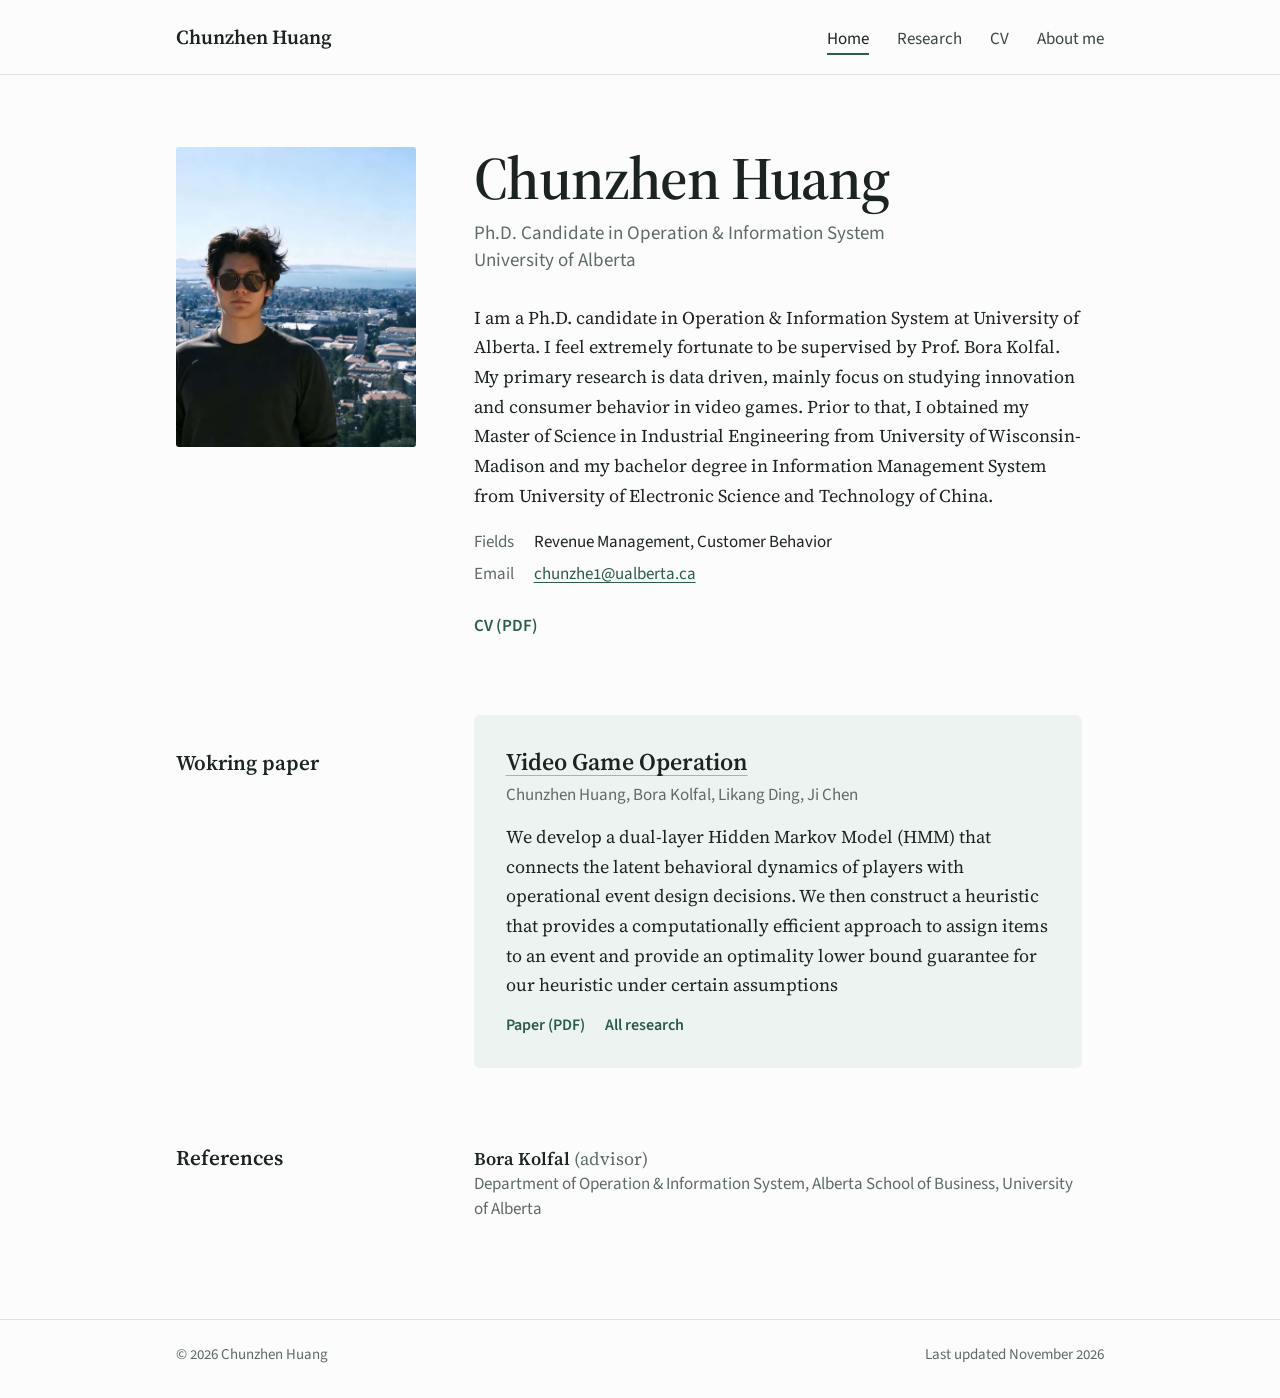
<file: index.html>
<!doctype html>
<html lang="en">
<head>
  <meta charset="utf-8">
  <meta name="viewport" content="width=device-width, initial-scale=1">
  <title>Chunzhen Huang</title>
  <meta name="description" content="Chunzhen Huang, Ph.D. candidate in Operation and Information System at University of Alberta: research, CV and contact details.">
  <link rel="preconnect" href="https://fonts.googleapis.com">
  <link rel="preconnect" href="https://fonts.gstatic.com" crossorigin>
  <link rel="stylesheet" href="https://fonts.googleapis.com/css2?family=Source+Sans+3:wght@400..600&family=Source+Serif+4:ital,opsz,wght@0,8..60,400..700;1,8..60,400..700&display=swap">
  <link rel="stylesheet" href="style.css">
</head>
<body>
  <a class="skip-link" href="#main">Skip to content</a>

  <header class="site-header">
    <div class="wrap">
      <a class="site-name" href="index.html">Chunzhen Huang</a>
      <nav aria-label="Main">
        <ul class="nav-list">
          <li><a href="index.html" aria-current="page">Home</a></li>
          <li><a href="research.html">Research</a></li>
          <li><a href="cv.html">CV</a></li>
          <li><a href="about.html">About me</a></li>
        </ul>
      </nav>
    </div>
  </header>

  <main id="main" class="wrap">

    <!-- Introduction. To change the photo, upload your own picture as images/photo.jpg. -->
    <section class="row hero" aria-labelledby="name">
      <img class="portrait" src="photo.jpg" alt="Portrait of Your Name" width="900" height="600">
      <div class="row-body hero-text">
        <h1 id="name" class="hero-name">Chunzhen Huang</h1>
        <p class="hero-role">Ph.D. Candidate in Operation & Information System<br>University of Alberta</p>
        <p class="hero-intro">I am a Ph.D. candidate in Operation & Information System at University of Alberta. I feel extremely fortunate to be supervised by Prof. Bora Kolfal. My primary research is data driven, mainly focus on studying innovation and consumer behavior in video games. Prior to that, I obtained my Master of Science in Industrial Engineering from University of Wisconsin-Madison and my bachelor degree in Information Management System from University of Electronic Science and Technology of China. </p>
        <!--<p class="hero-market">I am on the 2027–2028 academic job market.</p>-->
        <dl class="facts">
          <div>
            <dt>Fields</dt>
            <dd>Revenue Management, Customer Behavior</dd>
          </div>
          <div>
            <dt>Email</dt>
            <dd><a href="mailto:your.email@university.edu">chunzhe1@ualberta.ca</a></dd>
          </div>
        </dl>
        <ul class="links">
          <li><a href="files/cv.pdf" target="_blank" rel="noopener">CV (PDF)</a></li>
          <!--<li><a href="files/jmp.pdf" target="_blank" rel="noopener">Job market paper</a></li>
          <li><a href="https://scholar.google.com/">Google Scholar</a></li>
          <li><a href="https://github.com/">GitHub</a></li>-->
        </ul>
      </div>
    </section>

    <!-- Job market paper. The same title and abstract appear on research.html, so update both. -->
    <section class="row" aria-labelledby="jmp">
      <h2 id="jmp" class="row-label">Wokring paper</h2>
      <div class="row-body">
        <article class="paper panel">
          <h3 class="paper-title"><a href="files/jmp.pdf" target="_blank" rel="noopener">Video Game Operation</a></h3>
          <p class="paper-meta">Chunzhen Huang, Bora Kolfal, Likang Ding, Ji Chen</p>
          <p class="paper-abstract">We develop a dual-layer Hidden Markov Model (HMM) that connects the latent behavioral dynamics of players with operational event design decisions. We then construct a heuristic that provides a computationally efficient approach to assign items to an event and provide an optimality lower bound guarantee for our heuristic under certain assumptions</p>
          <ul class="links links--small">
            <li><a href="files/jmp.pdf" target="_blank" rel="noopener">Paper (PDF)</a></li>
            <li><a href="research.html">All research</a></li>
          </ul>
        </article>
      </div>
    </section>

    <!-- References: your letter writers. Copy one <li> block to add a person. -->
    <section class="row" aria-labelledby="references">
      <h2 id="references" class="row-label">References</h2>
      <div class="row-body">
        <ul class="refs">
          <li>
            <p class="ref-name">Bora Kolfal <span class="ref-role">(advisor)</span></p>
            <p class="ref-detail">Department of Operation & Information System, Alberta School of Business, University of Alberta</p>
            <!--<p class="ref-detail"><a href="mailto:advisor@university.edu">advisor@university.edu</a></p>
          </li>
          <li>
            <p class="ref-name">Professor Name</p>
            <p class="ref-detail">Department of Economics, Your University</p>
            <p class="ref-detail"><a href="mailto:professor@university.edu">professor@university.edu</a></p>
          </li>
          <li>
            <p class="ref-name">Professor Name</p>
            <p class="ref-detail">Department of Economics, Other University</p>
            <p class="ref-detail"><a href="mailto:professor@otheruniversity.edu">professor@otheruniversity.edu</a></p>-->
          </li>
        </ul>
      </div>
    </section>

  </main>

  <footer class="site-footer">
    <div class="wrap">
      <p>© 2026 Chunzhen Huang</p>
      <p>Last updated November 2026</p>
    </div>
  </footer>
</body>
</html>
</file>
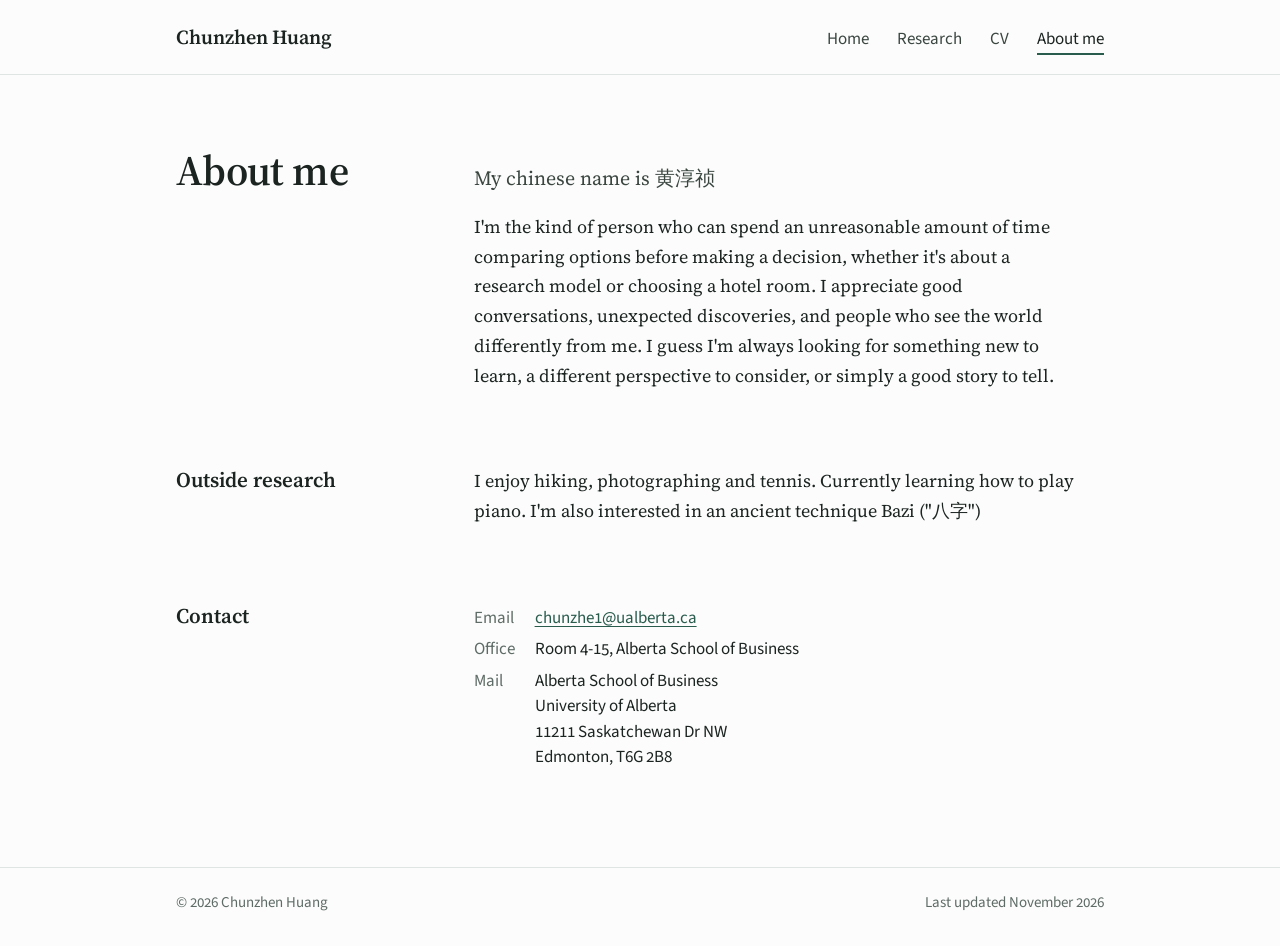
<file: about.html>
<!doctype html>
<html lang="en">
<head>
  <meta charset="utf-8">
  <meta name="viewport" content="width=device-width, initial-scale=1">
  <title>About me | Chunzhen Huang</title>
  <meta name="description" content="About Your Name: background, interests and contact details.">
  <link rel="preconnect" href="https://fonts.googleapis.com">
  <link rel="preconnect" href="https://fonts.gstatic.com" crossorigin>
  <link rel="stylesheet" href="https://fonts.googleapis.com/css2?family=Source+Sans+3:wght@400..600&family=Source+Serif+4:ital,opsz,wght@0,8..60,400..700;1,8..60,400..700&display=swap">
  <link rel="stylesheet" href="style.css">
</head>
<body>
  <a class="skip-link" href="#main">Skip to content</a>

  <header class="site-header">
    <div class="wrap">
      <a class="site-name" href="index.html">Chunzhen Huang</a>
      <nav aria-label="Main">
        <ul class="nav-list">
          <li><a href="index.html">Home</a></li>
          <li><a href="research.html">Research</a></li>
          <li><a href="cv.html">CV</a></li>
          <li><a href="about.html" aria-current="page">About me</a></li>
        </ul>
      </nav>
    </div>
  </header>

  <main id="main" class="wrap">

    <div class="row page-head">
      <h1 class="row-label page-title">About me</h1>
      <div class="row-body prose">
        <p class="lead">My chinese name is 黄淳祯</p>
        <p>I'm the kind of person who can spend an unreasonable amount of time comparing options before making a decision, whether it's about a research model or choosing a hotel room. I appreciate good conversations, unexpected discoveries, and people who see the world differently from me. I guess I'm always looking for something new to learn, a different perspective to consider, or simply a good story to tell.</p>
      </div>
    </div>

    <!-- Optional. Delete this whole <section> if you prefer not to include it. -->
    <section class="row" aria-labelledby="outside">
      <h2 id="outside" class="row-label">Outside research</h2>
      <div class="row-body prose">
        <p>I enjoy hiking, photographing and tennis. Currently learning how to play piano. I'm also interested in an ancient technique Bazi ("八字")</p>
      </div>
    </section>

    <section class="row" aria-labelledby="contact">
      <h2 id="contact" class="row-label">Contact</h2>
      <div class="row-body">
        <dl class="facts">
          <div>
            <dt>Email</dt>
            <dd><a href="mailto:your.email@university.edu">chunzhe1@ualberta.ca</a></dd>
          </div>
          <div>
            <dt>Office</dt>
            <dd>Room 4-15, Alberta School of Business</dd>
          </div>
          <div>
            <dt>Mail</dt>
            <dd>Alberta School of Business<br>University of Alberta<br>11211 Saskatchewan Dr NW<br>Edmonton, T6G 2B8</dd>
          </div>
          <!--<div>
            <dt>Online</dt>
            <dd><a href="https://scholar.google.com/">Google Scholar</a>, <a href="https://github.com/">GitHub</a>, <a href="https://www.linkedin.com/">LinkedIn</a></dd>
          </div>-->
        </dl>
      </div>
    </section>

  </main>

  <footer class="site-footer">
    <div class="wrap">
      <p>© 2026 Chunzhen Huang</p>
      <p>Last updated November 2026</p>
    </div>
  </footer>
</body>
</html>
</file>
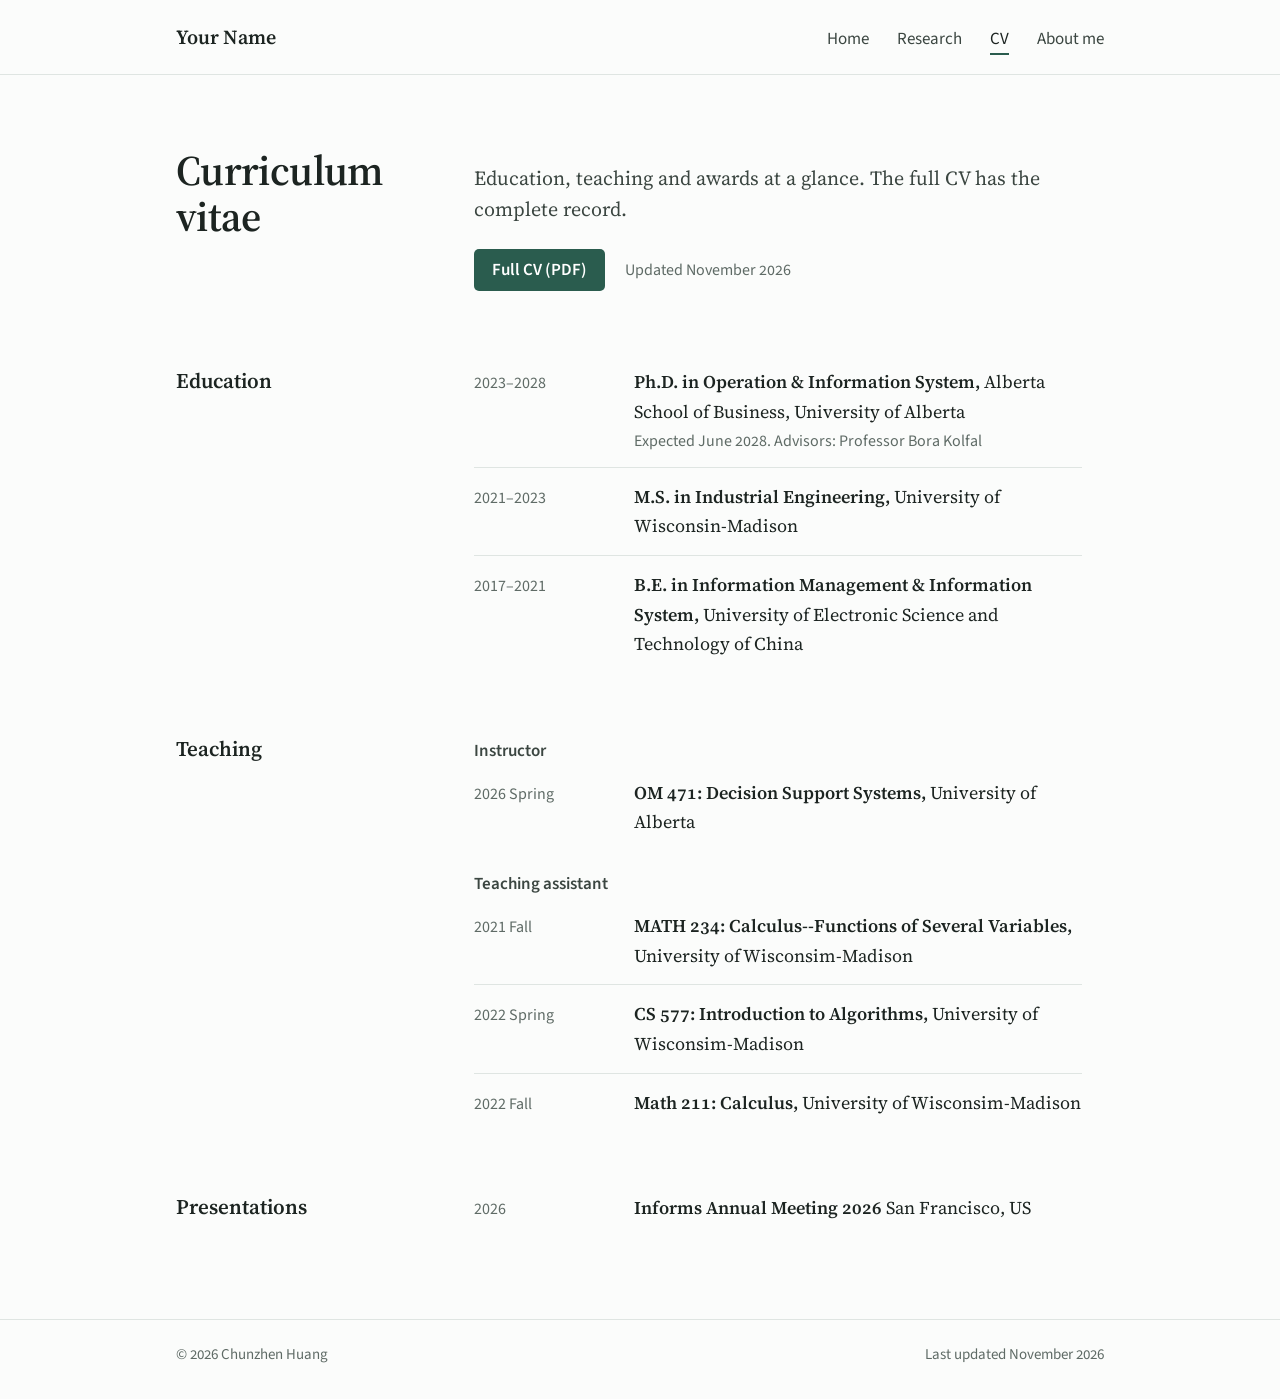
<file: cv.html>
<!doctype html>
<html lang="en">
<head>
  <meta charset="utf-8">
  <meta name="viewport" content="width=device-width, initial-scale=1">
  <title>CV | Your Name</title>
  <meta name="description" content="Curriculum vitae of Your Name: education, teaching, fellowships and presentations.">
  <link rel="preconnect" href="https://fonts.googleapis.com">
  <link rel="preconnect" href="https://fonts.gstatic.com" crossorigin>
  <link rel="stylesheet" href="https://fonts.googleapis.com/css2?family=Source+Sans+3:wght@400..600&family=Source+Serif+4:ital,opsz,wght@0,8..60,400..700;1,8..60,400..700&display=swap">
  <link rel="stylesheet" href="style.css">
</head>
<body>
  <a class="skip-link" href="#main">Skip to content</a>

  <header class="site-header">
    <div class="wrap">
      <a class="site-name" href="index.html">Your Name</a>
      <nav aria-label="Main">
        <ul class="nav-list">
          <li><a href="index.html">Home</a></li>
          <li><a href="research.html">Research</a></li>
          <li><a href="cv.html" aria-current="page">CV</a></li>
          <li><a href="about.html">About me</a></li>
        </ul>
      </nav>
    </div>
  </header>

  <main id="main" class="wrap">

    <!-- Upload your CV as files/cv.pdf to replace the placeholder. -->
    <div class="row page-head">
      <h1 class="row-label page-title">Curriculum vitae</h1>
      <div class="row-body prose">
        <p class="lead">Education, teaching and awards at a glance. The full CV has the complete record.</p>
        <p class="cv-actions">
          <a class="button" href="files/cv.pdf" target="_blank" rel="noopener">Full CV (PDF)</a>
          <span class="cv-updated">Updated November 2026</span>
        </p>
      </div>
    </div>

    <section class="row" aria-labelledby="education">
      <h2 id="education" class="row-label">Education</h2>
      <div class="row-body">
        <dl class="cv-list">
          <div class="cv-item">
            <dt>2023–2028</dt>
            <dd><span class="cv-title">Ph.D. in Operation & Information System,</span> Alberta School of Business, University of Alberta
              <span class="cv-note">Expected June 2028. Advisors: Professor Bora Kolfal</span>
            </dd>
          </div>
          <div class="cv-item">
            <dt>2021–2023</dt>
            <dd><span class="cv-title">M.S. in Industrial Engineering,</span> University of Wisconsin-Madison</dd>
          </div>
          <div class="cv-item">
            <dt>2017–2021</dt>
            <dd><span class="cv-title">B.E. in Information Management & Information System,</span> University of Electronic Science and Technology of China</dd>
          </div>
        </dl>
      </div>
    </section>

    <!-- Teaching. Copy one <div class="cv-item"> block to add a course. -->
    <section class="row" aria-labelledby="teaching">
      <h2 id="teaching" class="row-label">Teaching</h2>
      <div class="row-body">
        <h3 class="subhead">Instructor</h3>
        <dl class="cv-list">
          <div class="cv-item">
            <dt>2026 Spring</dt>
            <dd><span class="cv-title">OM 471: Decision Support Systems,</span> University of Alberta
            </dd>
          </div>
        </dl>

        <h3 class="subhead">Teaching assistant</h3>
        <dl class="cv-list">
          <div class="cv-item">
            <dt>2021 Fall</dt>
            <dd><span class="cv-title">MATH 234: Calculus--Functions of Several Variables,</span> University of Wisconsim-Madison</dd>
          </div>
          <div class="cv-item">
            <dt>2022 Spring</dt>
            <dd><span class="cv-title">CS 577: Introduction to Algorithms,</span> University of Wisconsim-Madison</dd>
          </div>
          <div class="cv-item">
            <dt>2022 Fall</dt>
            <dd><span class="cv-title">Math 211: Calculus,</span> University of Wisconsim-Madison</dd>
          </div>
        </dl>
      </div>
    </section>

    <!--<section class="row" aria-labelledby="awards">
      <h2 id="awards" class="row-label">Fellowships and awards</h2>
      <div class="row-body">
        <dl class="cv-list">
          <div class="cv-item">
            <dt>20XX</dt>
            <dd><span class="cv-title">Name of Fellowship or Award</span>, Granting Organization</dd>
          </div>
          <div class="cv-item">
            <dt>20XX</dt>
            <dd><span class="cv-title">Name of Fellowship or Award</span>, Granting Organization</dd>
          </div>
        </dl>
      </div>
    </section>-->

    <section class="row" aria-labelledby="presentations">
      <h2 id="presentations" class="row-label">Presentations</h2>
      <div class="row-body">
        <dl class="cv-list">
          <div class="cv-item">
            <dt>2026</dt>
            <dd><span class="cv-title">Informs Annual Meeting 2026 </span> San Francisco, US</dd>
          </div>
          <!--<div class="cv-item">
            <dt>20XX</dt>
            <dd><span class="cv-title">Conference or Seminar Name</span>, City</dd>
          </div>-->
        </dl>
      </div>
    </section>

  </main>

  <footer class="site-footer">
    <div class="wrap">
      <p>© 2026 Chunzhen Huang</p>
      <p>Last updated November 2026</p>
    </div>
  </footer>
</body>
</html>
</file>
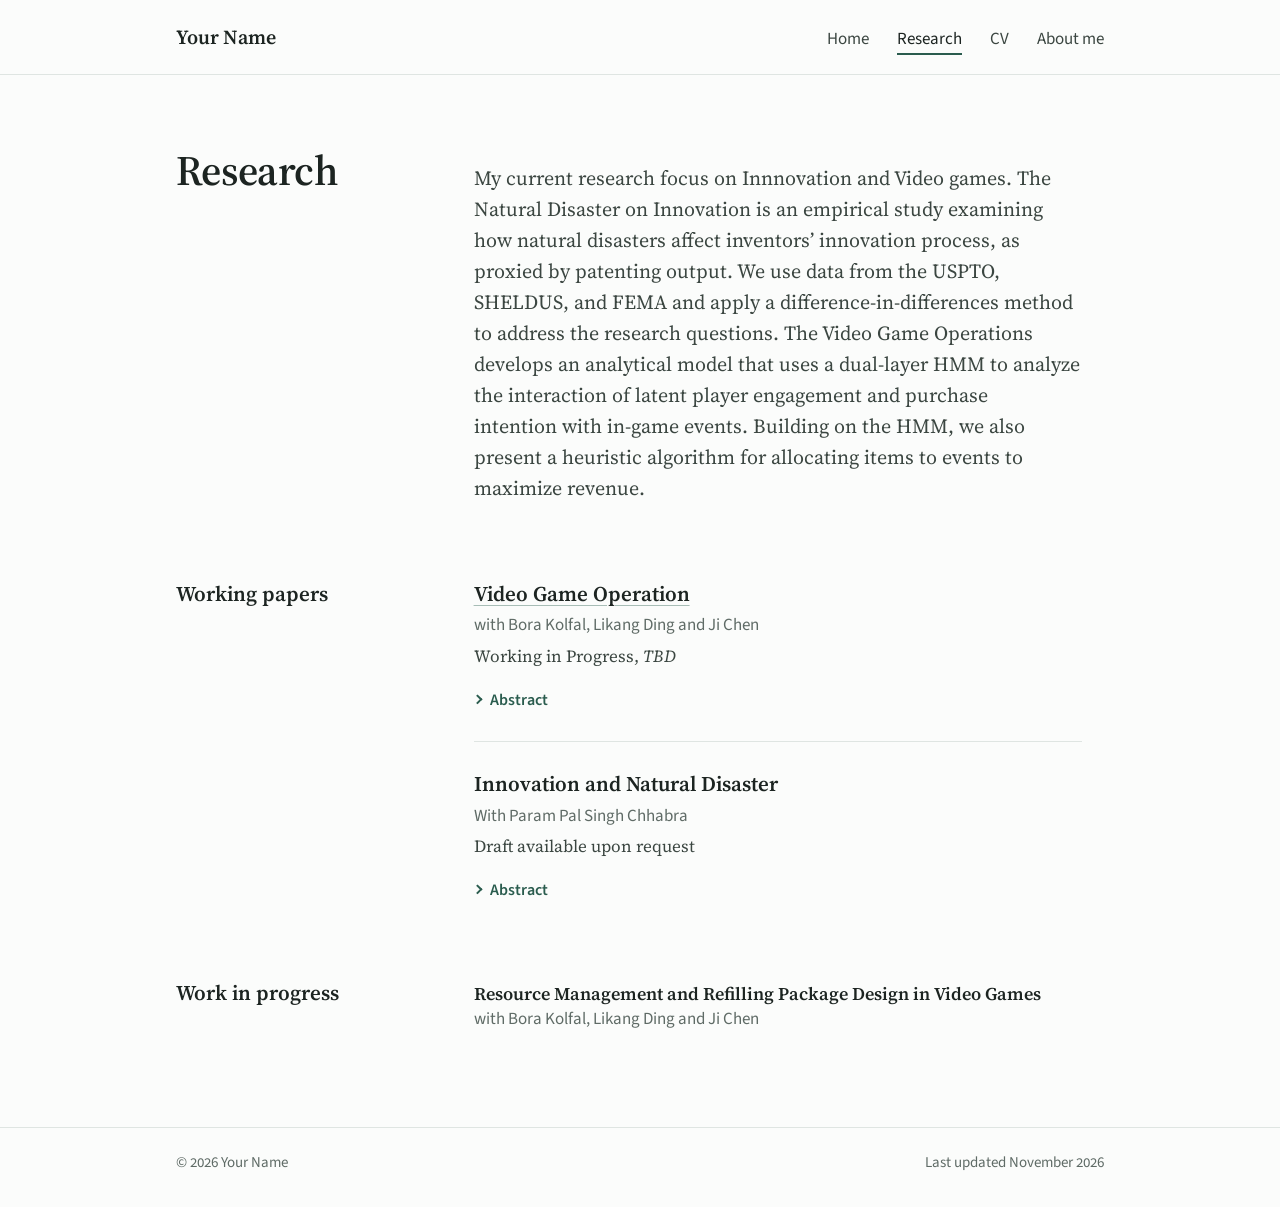
<file: research.html>
<!doctype html>
<html lang="en">
<head>
  <meta charset="utf-8">
  <meta name="viewport" content="width=device-width, initial-scale=1">
  <title>Research | Your Name</title>
  <meta name="description" content="Research by Your Name: job market paper, working papers and work in progress.">
  <link rel="preconnect" href="https://fonts.googleapis.com">
  <link rel="preconnect" href="https://fonts.gstatic.com" crossorigin>
  <link rel="stylesheet" href="https://fonts.googleapis.com/css2?family=Source+Sans+3:wght@400..600&family=Source+Serif+4:ital,opsz,wght@0,8..60,400..700;1,8..60,400..700&display=swap">
  <link rel="stylesheet" href="style.css">
</head>
<body>
  <a class="skip-link" href="#main">Skip to content</a>

  <header class="site-header">
    <div class="wrap">
      <a class="site-name" href="index.html">Your Name</a>
      <nav aria-label="Main">
        <ul class="nav-list">
          <li><a href="index.html">Home</a></li>
          <li><a href="research.html" aria-current="page">Research</a></li>
          <li><a href="cv.html">CV</a></li>
          <li><a href="about.html">About me</a></li>
        </ul>
      </nav>
    </div>
  </header>

  <main id="main" class="wrap">

    <div class="row page-head">
      <h1 class="row-label page-title">Research</h1>
      <div class="row-body">
        <p class="lead">My current research focus on Innnovation and Video games. The Natural Disaster on Innovation is an empirical study examining how natural disasters affect inventors’ innovation process, as proxied by patenting output. We use data from the USPTO, SHELDUS, and FEMA and apply a difference-in-differences method to address the research questions. The Video Game Operations develops  an analytical model that uses a dual-layer HMM to analyze the interaction of latent player engagement and purchase intention with in-game events. Building on the HMM, we also present a heuristic algorithm for allocating items to events to maximize revenue.</p>
      </div>
    </div>

    <!-- Job market paper. Keep the title and abstract the same as on index.html. 
    <section class="row" aria-labelledby="jmp">
      <h2 id="jmp" class="row-label">Job market paper</h2>
      <div class="row-body">
        <article class="paper panel">
          <h3 class="paper-title"><a href="files/jmp.pdf" target="_blank" rel="noopener">Title of Your Job Market Paper</a></h3>
          <p class="paper-meta">Solo-authored</p>
          <p class="paper-abstract">Paste the abstract of your job market paper here. In 150 to 200 words, state the question, the data and method, the main result, and why it matters.</p>
          <ul class="links links--small">
            <li><a href="files/jmp.pdf" target="_blank" rel="noopener">Paper (PDF)</a></li>
             To add slides or an online appendix, upload the PDF to the files folder and add a line like this:
            <li><a href="files/jmp-slides.pdf" target="_blank" rel="noopener">Slides</a></li> 
          </ul>
        </article>
      </div>
    </section>  -->
   

    <!-- Working papers. Copy one <article class="paper"> block to add a paper. -->
    <section class="row" aria-labelledby="working-papers">
      <h2 id="working-papers" class="row-label">Working papers</h2>
      <div class="row-body paper-list">
        <article class="paper">
          <h3 class="paper-title"><a href="files/paper-2.pdf" target="_blank" rel="noopener">Video Game Operation</a></h3>
          <p class="paper-meta">with Bora Kolfal, Likang Ding and Ji Chen</p>
          <p class="paper-status">Working in Progress, <em>TBD</em></p>
          <details class="abstract">
            <summary>Abstract</summary>
            <p>We develop a dual-layer Hidden Markov Model (HMM) that connects the latent behavioral dynamics of players with operational event design decisions. We then construct a heuristic that provides a computationally efficient approach to assign items to an event and provide an optimality lower bound guarantee for our heuristic under certain assumptions</p>
          </details>
        </article>

        <article class="paper">
          <h3 class="paper-title">Innovation and Natural Disaster</h3>
          <p class="paper-meta">With Param Pal Singh Chhabra </p>
          <p class="paper-status">Draft available upon request</p>
          <details class="abstract">
            <summary>Abstract</summary>
            <p>We adopt an inventor-level process-based view of innovation. Instead of treating innovation only as an aggregate output, we conceptualize innovation as an R&D process in which inventors allocate attention, search across knowledge domains, select among project opportunities, and coordinate with collaborators to generate innovations.</p>
          </details>
        </article>
      </div>
    </section>

    <section class="row" aria-labelledby="in-progress">
      <h2 id="in-progress" class="row-label">Work in progress</h2>
      <div class="row-body">
        <ul class="wip-list">
          <li>
            <p class="wip-title">Resource Management and Refilling Package Design in Video Games</p>
            <p class="paper-meta">with Bora Kolfal, Likang Ding and Ji Chen</p>
          </li>
          <!--<li>
            <p class="wip-title">Title of Another Project</p>
            <p class="paper-meta">Data collection under way</p>
          </li>-->
        </ul>
      </div>
    </section>

  </main>

  <footer class="site-footer">
    <div class="wrap">
      <p>© 2026 Your Name</p>
      <p>Last updated November 2026</p>
    </div>
  </footer>
</body>
</html>
</file>
<file: style.css>
/* ==========================================================================
   style.css: shared styles for every page of the site

   To change the look, edit the tokens in :root below. Colors come first,
   then fonts and sizes. Every other rule reads from these tokens, so one
   change here updates the whole site. The two dark blocks underneath set
   the colors used when a visitor's device is in dark mode.

   Layout: one two-column grid on every page. The narrow left column holds
   the portrait, the page title and the section names; the wide right
   column holds the text. On phones it becomes a single column.
   ========================================================================== */

:root {
  /* Colors */
  --paper: #fbfcfb;          /* page background */
  --ink: #1c2421;            /* main text */
  --ink-soft: #3b4641;       /* secondary text */
  --muted: #5f6b66;          /* dates, coauthors, small print */
  --rule: #dfe5e2;           /* thin dividing lines */
  --accent: #2a5c4e;         /* links and buttons (deep green) */
  --accent-hover: #1b4136;   /* links and buttons on hover */
  --panel: #edf3f0;          /* background of the job market paper box */
  --on-accent: #ffffff;      /* text on a button */

  /* Fonts */
  --serif: "Source Serif 4", "Iowan Old Style", Georgia, "Times New Roman", serif;
  --sans: "Source Sans 3", "Segoe UI", "Helvetica Neue", Arial, sans-serif;

  /* Sizes */
  --site-width: 58rem;                        /* widest the content gets */
  --label-col: clamp(11rem, 24vw, 15rem);     /* left column */
  --col-gap: clamp(1.5rem, 4.5vw, 3.75rem);   /* space between the columns */
  --measure: 38rem;                           /* longest line of text */
  --gutter: clamp(1rem, 4vw, 2.5rem);         /* space at the screen edges */

  color-scheme: light;
}

@media (prefers-color-scheme: dark) {
  :root:not([data-theme="light"]) {
    --paper: #121816;
    --ink: #e3e9e6;
    --ink-soft: #c4cdc9;
    --muted: #97a39e;
    --rule: #29332f;
    --accent: #8ec4ad;
    --accent-hover: #b5dccb;
    --panel: #1a2421;
    --on-accent: #0f1513;
    color-scheme: dark;
  }
}

:root[data-theme="dark"] {
  --paper: #121816;
  --ink: #e3e9e6;
  --ink-soft: #c4cdc9;
  --muted: #97a39e;
  --rule: #29332f;
  --accent: #8ec4ad;
  --accent-hover: #b5dccb;
  --panel: #1a2421;
  --on-accent: #0f1513;
  color-scheme: dark;
}

/* ---------- Base ---------- */

*,
*::before,
*::after {
  box-sizing: border-box;
}

html {
  -webkit-text-size-adjust: 100%;
  text-size-adjust: 100%;
}

body {
  margin: 0;
  min-height: 100vh;
  display: flex;
  flex-direction: column;
  background: var(--paper);
  color: var(--ink);
  font-family: var(--serif);
  font-size: 1.125rem;
  line-height: 1.65;
  font-variant-numeric: oldstyle-nums;
  -webkit-font-smoothing: antialiased;
  -moz-osx-font-smoothing: grayscale;
}

img {
  display: block;
  max-width: 100%;
  height: auto;
}

h1,
h2,
h3 {
  margin: 0;
  font-weight: 600;
  line-height: 1.2;
  text-wrap: balance;
}

p,
ul,
dl {
  margin: 0;
}

p {
  text-wrap: pretty;
}

a {
  color: var(--accent);
  text-decoration-thickness: 1px;
  text-underline-offset: 0.18em;
}

a:hover {
  color: var(--accent-hover);
  text-decoration-thickness: 2px;
}

:focus-visible {
  outline: 2px solid var(--accent);
  outline-offset: 3px;
  border-radius: 2px;
}

.skip-link {
  position: absolute;
  top: 0.75rem;
  left: max(1rem, env(safe-area-inset-left, 0px));
  z-index: 10;
  padding: 0.5rem 0.875rem;
  border-radius: 4px;
  background: var(--ink);
  color: var(--paper);
  font-family: var(--sans);
  font-size: 1rem;
  text-decoration: none;
  transform: translateY(-250%);
}

.skip-link:focus,
.skip-link:hover {
  color: var(--paper);
  transform: none;
}

/* ---------- Page frame: header, main, footer ---------- */

.wrap {
  width: 100%;
  max-width: calc(var(--site-width) + 2 * var(--gutter));
  margin-inline: auto;
  padding-left: max(var(--gutter), env(safe-area-inset-left, 0px));
  padding-right: max(var(--gutter), env(safe-area-inset-right, 0px));
}

.site-header {
  border-bottom: 1px solid var(--rule);
}

.site-header .wrap {
  display: flex;
  flex-wrap: wrap;
  align-items: baseline;
  justify-content: space-between;
  gap: 0.5rem 2rem;
  padding-block: 1.5rem 1.25rem;
}

.site-name {
  font-size: 1.25rem;
  font-weight: 600;
  line-height: 1.3;
  color: var(--ink);
  text-decoration: none;
}

.site-name:hover {
  color: var(--accent);
}

.nav-list {
  display: flex;
  flex-wrap: wrap;
  gap: 0.25rem 1.75rem;
  padding: 0;
  list-style: none;
  font-family: var(--sans);
  font-size: 1.0625rem;
  line-height: 1.3;
}

.nav-list a {
  display: inline-block;
  padding-block: 0.25rem;
  color: var(--ink-soft);
  text-decoration: none;
}

.nav-list a:hover {
  color: var(--ink);
}

.nav-list a[aria-current="page"] {
  color: var(--ink);
  text-decoration-line: underline;
  text-decoration-color: var(--accent);
  text-decoration-thickness: 2px;
  text-underline-offset: 0.5em;
}

main {
  flex: 1 0 auto;
  padding-block: clamp(2.5rem, 7vw, 4.5rem) clamp(3.5rem, 9vw, 6rem);
}

.site-footer {
  border-top: 1px solid var(--rule);
}

.site-footer .wrap {
  display: flex;
  flex-wrap: wrap;
  justify-content: space-between;
  gap: 0.25rem 2rem;
  padding-block: 1.5rem 2rem;
  font-family: var(--sans);
  font-size: 0.9375rem;
  line-height: 1.5;
  color: var(--muted);
}

/* ---------- Two-column rows (used on every page) ---------- */

.row {
  display: grid;
  grid-template-columns: var(--label-col) minmax(0, 1fr);
  column-gap: var(--col-gap);
  align-items: baseline;
}

.row + .row {
  margin-top: clamp(3rem, 8vw, 4.75rem);
}

.row-label {
  font-size: 1.3125rem;
  line-height: 1.3;
}

.page-title {
  font-size: clamp(2.125rem, 1.6rem + 1.6vw, 2.625rem);
  line-height: 1.1;
  letter-spacing: -0.015em;
}

.row-body {
  min-width: 0;
  max-width: var(--measure);
}

.prose > * + * {
  margin-top: 1.125rem;
}

.lead {
  font-size: 1.25rem;
  line-height: 1.55;
  color: var(--ink-soft);
}

/* ---------- Home: introduction ---------- */

.hero {
  align-items: start;
}

.portrait {
  width: 100%;
  aspect-ratio: 4 / 5;
  object-fit: cover;
  object-position: 50% 30%;
  border-radius: 3px;
  background: var(--panel);
}

.hero-name {
  font-size: clamp(2.5rem, 1.5rem + 3.6vw, 3.75rem);
  line-height: 1.04;
  letter-spacing: -0.02em;
}

.hero-text > * + * {
  margin-top: 1.25rem;
}

.hero-text > .hero-role {
  margin-top: 0.75rem;
}

.hero-text > .hero-intro,
.hero-text > .links {
  margin-top: 1.75rem;
}

.hero-role {
  font-family: var(--sans);
  font-size: 1.1875rem;
  line-height: 1.4;
  color: var(--muted);
}

.hero-market {
  font-style: italic;
  color: var(--ink-soft);
}

/* Label and value pairs: fields, email, contact details */
.facts {
  display: grid;
  grid-template-columns: max-content minmax(0, 1fr);
  gap: 0.375rem 1.25rem;
  font-family: var(--sans);
  font-size: 1.0625rem;
  line-height: 1.5;
}

.facts > div {
  display: contents;
}

.facts dt {
  color: var(--muted);
}

.facts dd {
  margin: 0;
  min-width: 0;
  overflow-wrap: anywhere;
}

/* A row of links: CV, papers, profiles */
.links {
  display: flex;
  flex-wrap: wrap;
  gap: 0.5rem 1.5rem;
  padding: 0;
  list-style: none;
  font-family: var(--sans);
  font-size: 1.0625rem;
  font-weight: 600;
  line-height: 1.4;
}

.links a {
  text-decoration: none;
}

.links a:hover {
  text-decoration-line: underline;
  text-decoration-thickness: 1px;
}

.links--small {
  gap: 0.375rem 1.25rem;
  font-size: 1rem;
}

/* ---------- Papers ---------- */

.panel {
  padding: clamp(1.25rem, 3.5vw, 2rem);
  border-radius: 6px;
  background: var(--panel);
}

.paper > * + * {
  margin-top: 0.375rem;
}

.paper > .paper-abstract,
.paper > .abstract,
.paper > .links {
  margin-top: 0.875rem;
}

.paper-title {
  font-size: 1.3125rem;
  line-height: 1.3;
}

.panel .paper-title {
  font-size: 1.5rem;
  line-height: 1.25;
}

.paper-title a {
  color: var(--ink);
  text-decoration-color: color-mix(in srgb, var(--accent) 40%, transparent);
  text-decoration-thickness: 1px;
  text-underline-offset: 0.2em;
}

.paper-title a:hover {
  color: var(--accent);
  text-decoration-color: currentColor;
}

.paper-meta {
  font-family: var(--sans);
  font-size: 1.0625rem;
  line-height: 1.45;
  color: var(--muted);
}

.paper-status {
  font-size: 1.0625rem;
  line-height: 1.5;
  color: var(--ink-soft);
}

.paper-list > .paper + .paper {
  margin-top: 1.75rem;
  padding-top: 1.75rem;
  border-top: 1px solid var(--rule);
}

/* "Abstract" toggle under each working paper */
.abstract > summary {
  display: inline-block;
  cursor: pointer;
  list-style: none;
  font-family: var(--sans);
  font-size: 1rem;
  font-weight: 600;
  line-height: 1.4;
  color: var(--accent);
}

.abstract > summary::-webkit-details-marker {
  display: none;
}

.abstract > summary::before {
  content: "";
  display: inline-block;
  width: 0.42em;
  height: 0.42em;
  margin-right: 0.6em;
  border-right: 2px solid currentColor;
  border-bottom: 2px solid currentColor;
  vertical-align: 0.12em;
  transform: translateY(0) rotate(-45deg);
  transition: transform 160ms ease;
}

.abstract[open] > summary::before {
  transform: translateY(-0.1em) rotate(45deg);
}

.abstract > summary:hover {
  color: var(--accent-hover);
}

.abstract > p {
  margin-top: 0.625rem;
}

.wip-list {
  display: flex;
  flex-direction: column;
  gap: 1.125rem;
  padding: 0;
  list-style: none;
}

.wip-title {
  font-weight: 600;
  line-height: 1.4;
}

/* ---------- Home: references ---------- */

.refs {
  display: flex;
  flex-direction: column;
  gap: 1.375rem;
  padding: 0;
  list-style: none;
}

.ref-name {
  font-weight: 600;
  line-height: 1.4;
}

.ref-role {
  font-weight: 400;
  color: var(--muted);
}

.ref-detail {
  font-family: var(--sans);
  font-size: 1.0625rem;
  line-height: 1.5;
  color: var(--muted);
  overflow-wrap: anywhere;
}

/* ---------- CV ---------- */

.cv-actions {
  display: flex;
  flex-wrap: wrap;
  align-items: center;
  gap: 0.75rem 1.25rem;
}

.prose > .cv-actions {
  margin-top: 1.5rem;
}

.button {
  display: inline-block;
  padding: 0.625rem 1.125rem;
  border-radius: 5px;
  background: var(--accent);
  color: var(--on-accent);
  font-family: var(--sans);
  font-size: 1.0625rem;
  font-weight: 600;
  line-height: 1.3;
  text-decoration: none;
}

.button:hover {
  background: var(--accent-hover);
  color: var(--on-accent);
}

.cv-updated {
  font-family: var(--sans);
  font-size: 1rem;
  color: var(--muted);
}

.subhead {
  margin-bottom: 0.875rem;
  font-family: var(--sans);
  font-size: 1.0625rem;
  font-weight: 600;
  line-height: 1.4;
  color: var(--ink-soft);
}

.cv-list + .subhead {
  margin-top: 2.25rem;
}

.cv-item {
  display: grid;
  grid-template-columns: 8.5rem minmax(0, 1fr);
  column-gap: 1.5rem;
  align-items: baseline;
  padding-block: 0.875rem;
  border-top: 1px solid var(--rule);
}

.cv-item:first-child {
  padding-top: 0;
  border-top: 0;
}

.cv-item:last-child {
  padding-bottom: 0;
}

.cv-item dt {
  font-family: var(--sans);
  font-size: 1rem;
  color: var(--muted);
  font-variant-numeric: lining-nums tabular-nums;
}

.cv-item dd {
  margin: 0;
  min-width: 0;
}

.cv-title {
  font-weight: 600;
}

.cv-note {
  display: block;
  margin-top: 0.125rem;
  font-family: var(--sans);
  font-size: 1rem;
  line-height: 1.5;
  color: var(--muted);
}

/* ---------- Small screens ---------- */

@media (max-width: 44rem) {
  body {
    font-size: 1.0625rem;
  }

  .row {
    grid-template-columns: minmax(0, 1fr);
    row-gap: 1.125rem;
  }

  .row + .row {
    margin-top: 3rem;
  }

  .hero {
    row-gap: 1.75rem;
  }

  .portrait {
    width: min(13rem, 62%);
  }
}

@media (max-width: 34rem) {
  .nav-list {
    gap: 0.25rem 1.25rem;
    font-size: 1rem;
  }

  .cv-item {
    grid-template-columns: minmax(0, 1fr);
    row-gap: 0.125rem;
  }
}

@media (prefers-reduced-motion: reduce) {
  *,
  *::before,
  *::after {
    transition-duration: 0.01ms !important;
  }
}
</file>
